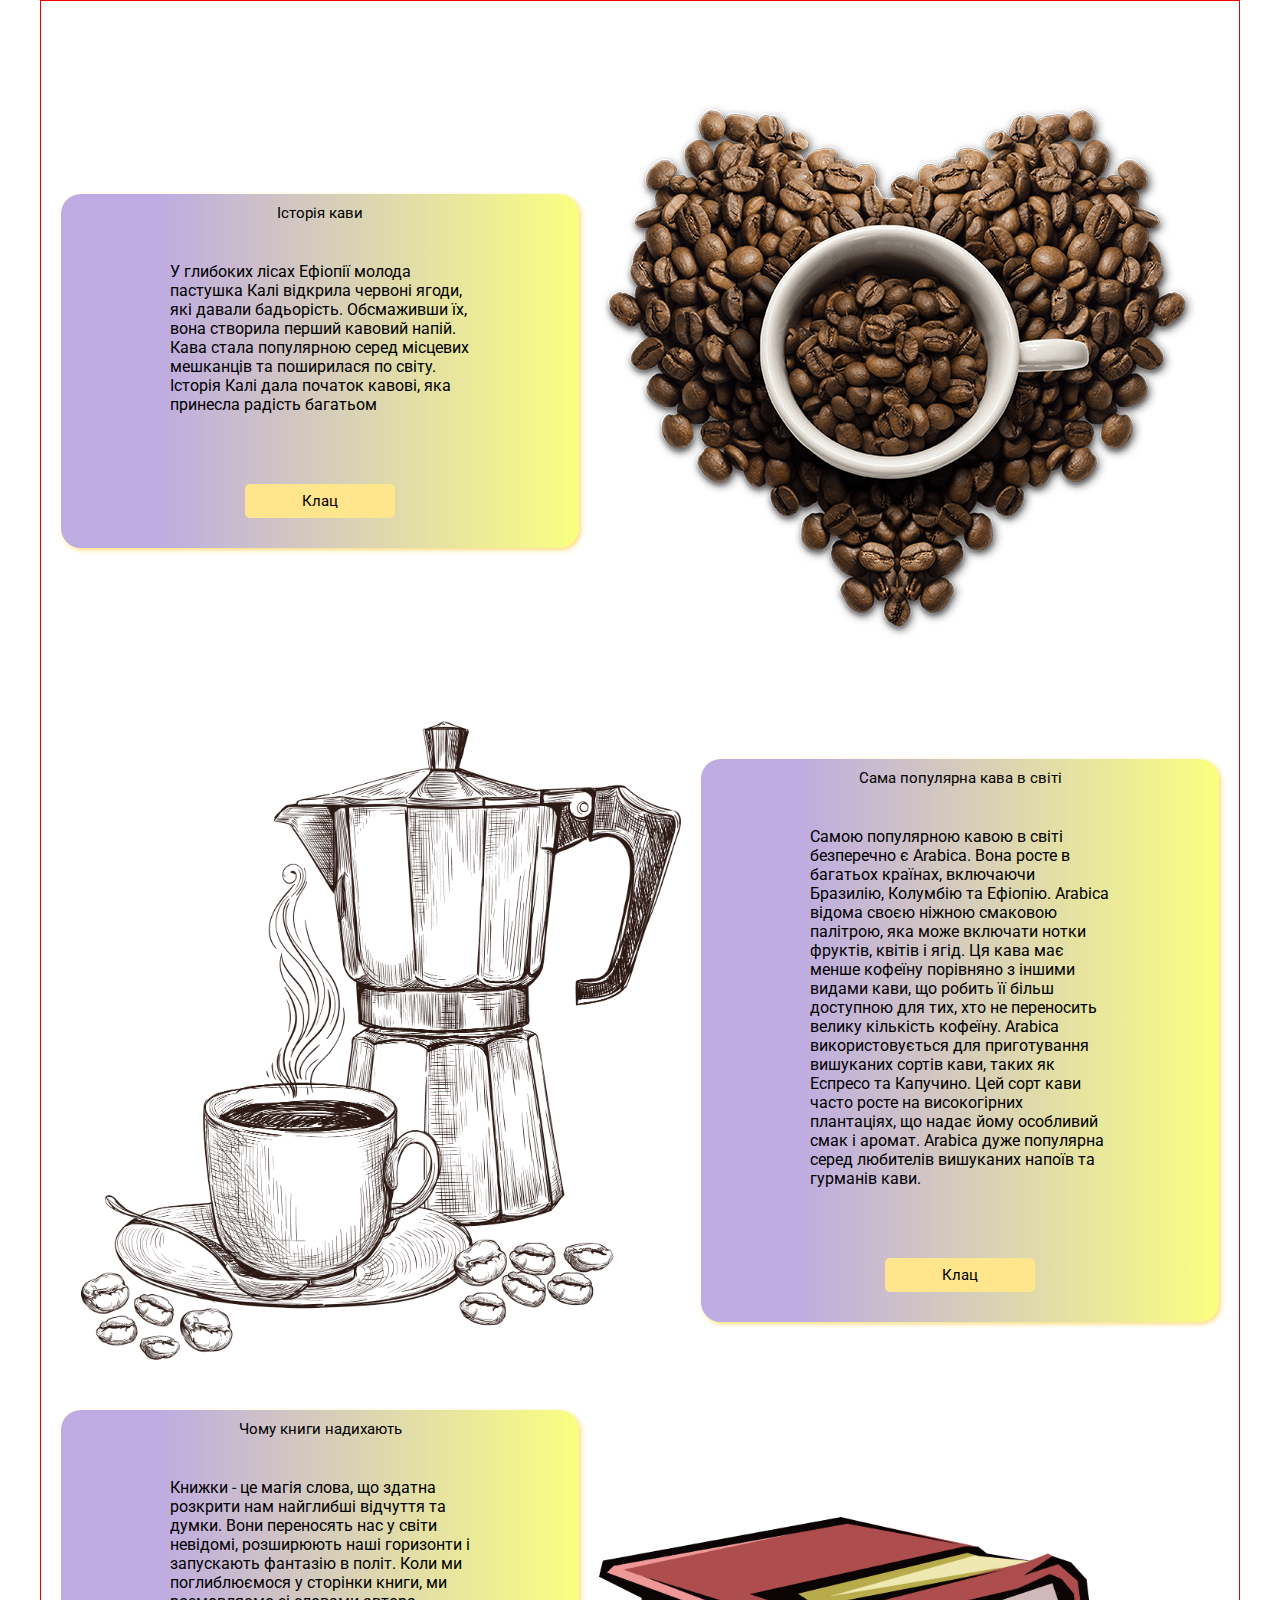
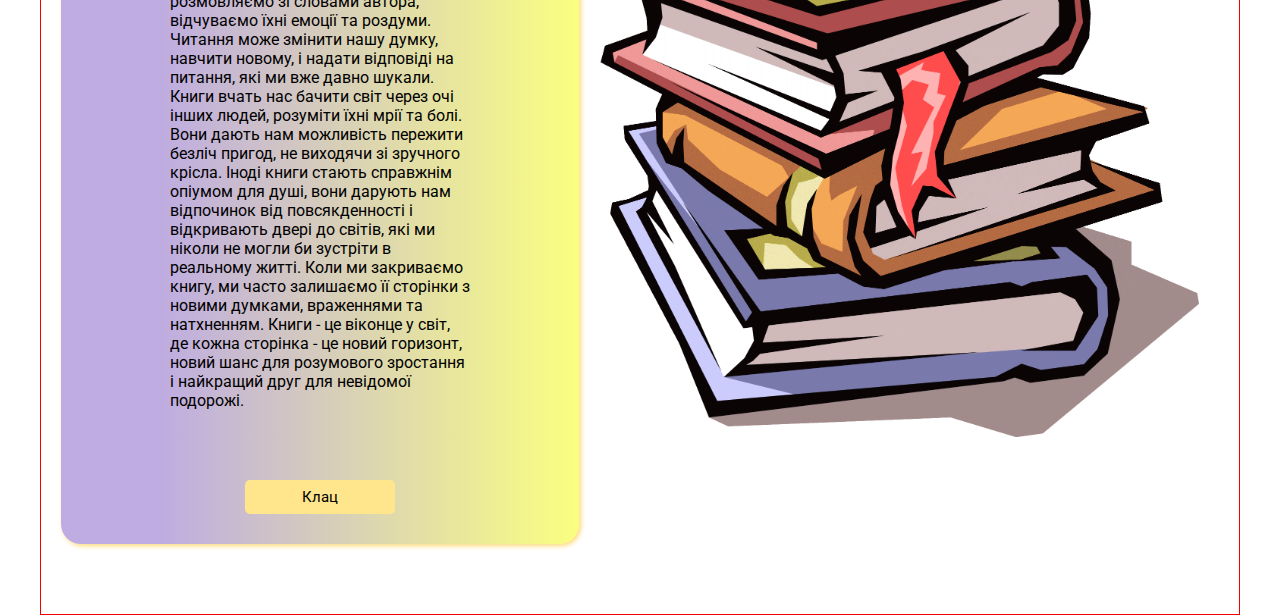
<file: greg coffe part/gregory.html>
<!DOCTYPE html>
<html lang="en">
<head>
    <meta charset="UTF-8">
    <meta name="viewport" content="width=device-width, initial-scale=1.0">
    <link rel="stylesheet" href="./gregory.css">
    <title>Document</title>
</head>
<body>
    

    <main class="container-greg">
        <div class="section-g">
            <div class="section-g__info">
                <div class="section-g__title">Історія кави</div>
                
                <div class="section-g__text">У глибоких лісах Ефіопії молода пастушка Калі відкрила червоні ягоди, які давали бадьорість. Обсмаживши їх, вона створила перший кавовий напій. Кава стала популярною серед місцевих мешканців та поширилася по світу. Історія Калі дала початок кавові, яка принесла радість багатьом</div>

                <div class="section-g__button">Клац</div>
            </div>

            <img src="./IMG/pngwing.com (2).png" alt="nope" class="section-g__img">
        </div>

        <div class="section-g">
            <div class="section-g__info">
                <div class="section-g__title">Сама популярна кава в світі</div>
                
                <div class="section-g__text">Самою популярною кавою в світі безперечно є Arabica. Вона росте в багатьох країнах, включаючи Бразилію, Колумбію та Ефіопію. Arabica відома своєю ніжною смаковою палітрою, яка може включати нотки фруктів, квітів і ягід. Ця кава має менше кофеїну порівняно з іншими видами кави, що робить її більш доступною для тих, хто не переносить велику кількість кофеїну. Arabica використовується для приготування вишуканих сортів кави, таких як Еспресо та Капучино. Цей сорт кави часто росте на високогірних плантаціях, що надає йому особливий смак і аромат. Arabica дуже популярна серед любителів вишуканих напоїв та гурманів кави.</div>

                <div class="section-g__button">Клац</div>
            </div>

            <img src="./IMG/pngwing.com (3).png" alt="nope" class="section-g__img">
        </div>

        <div class="section-g">
            <div class="section-g__info">
                <div class="section-g__title">Чому книги надихають</div>
                
                <div class="section-g__text">Книжки - це магія слова, що здатна розкрити нам найглибші відчуття та думки. Вони переносять нас у світи невідомі, розширюють наші горизонти і запускають фантазію в політ. Коли ми поглиблюємося у сторінки книги, ми розмовляємо зі словами автора, відчуваємо їхні емоції та роздуми. Читання може змінити нашу думку, навчити новому, і надати відповіді на питання, які ми вже давно шукали.

                    Книги вчать нас бачити світ через очі інших людей, розуміти їхні мрії та болі. Вони дають нам можливість пережити безліч пригод, не виходячи зі зручного крісла. Іноді книги стають справжнім опіумом для душі, вони дарують нам відпочинок від повсякденності і відкривають двері до світів, які ми ніколи не могли би зустріти в реальному житті. Коли ми закриваємо книгу, ми часто залишаємо її сторінки з новими думками, враженнями та натхненням.
                    
                    Книги - це віконце у світ, де кожна сторінка - це новий горизонт, новий шанс для розумового зростання і найкращий друг для невідомої подорожі.</div>

                <div class="section-g__button">Клац</div>
            </div>

            <img src="./IMG/brabooks.png" alt="nope" class="section-g__img">
        </div>
    </main>

    <style>
        @import url('https://fonts.googleapis.com/css2?family=Roboto:wght@500&display=swap');
    </style>
</body>
</html>
</file>
<file: greg coffe part/gregory.css>
*{
    margin: 0;
    padding: 0;
    border: 0;
    outline: 0;
    list-style: none;
    box-sizing: border-box;
}

.container-greg {
    max-width: 1200px;
    border: 1px solid #f40000;
    margin: 0 auto;
    padding: 20px;
}

.section-g {
    display: flex;
    justify-content: space-between;
    align-items: center;
    margin: 50px auto;
}

.section-g:nth-child(2) {
    flex-direction: row-reverse;
}

.section-g__info {
    width: 100%;
    background: rgb(126,89,196);
    background: linear-gradient(90deg, rgba(126,89,196,0.5) 19%, rgba(245,255,0,0.499124649859944) 100%);
    box-shadow: #fedb78 2px 2px 5px;
    border-radius: 20px;
    display: flex;
    align-items: center;
    flex-direction: column;
    font-family: 'Roboto', sans-serif;
    font-size: 16px;
}


.section-g__title {
    font-family: 'Roboto', sans-serif;
    font-size: 15px;
    margin: 10px 0 -60px 0;
}


.section-g__text {
    width: 400px;
    margin: 50px 0;
    padding: 50px;
}


.section-g__button {
    cursor: pointer;
    text-align: center;
    align-items: center;
    width: 150px;
    padding: 8px;
    border-radius: 5px;
    background-color: #ffe68c;
    font-family: 'Roboto', sans-serif;
    font-size: 15px;
    transition: 1s;
    margin: -30px 0 30px 0;
}

.section-g__button:hover {
    transform: scale(1.2);
}


.section-g__img {
    width: 100%;
    margin: 0 20px 0 20px;
}

.section-g__img:nth-child(2) {
    width: 600px;
}

.section-g__img:nth-child(3) {
    width: 600px;
}
</file>
